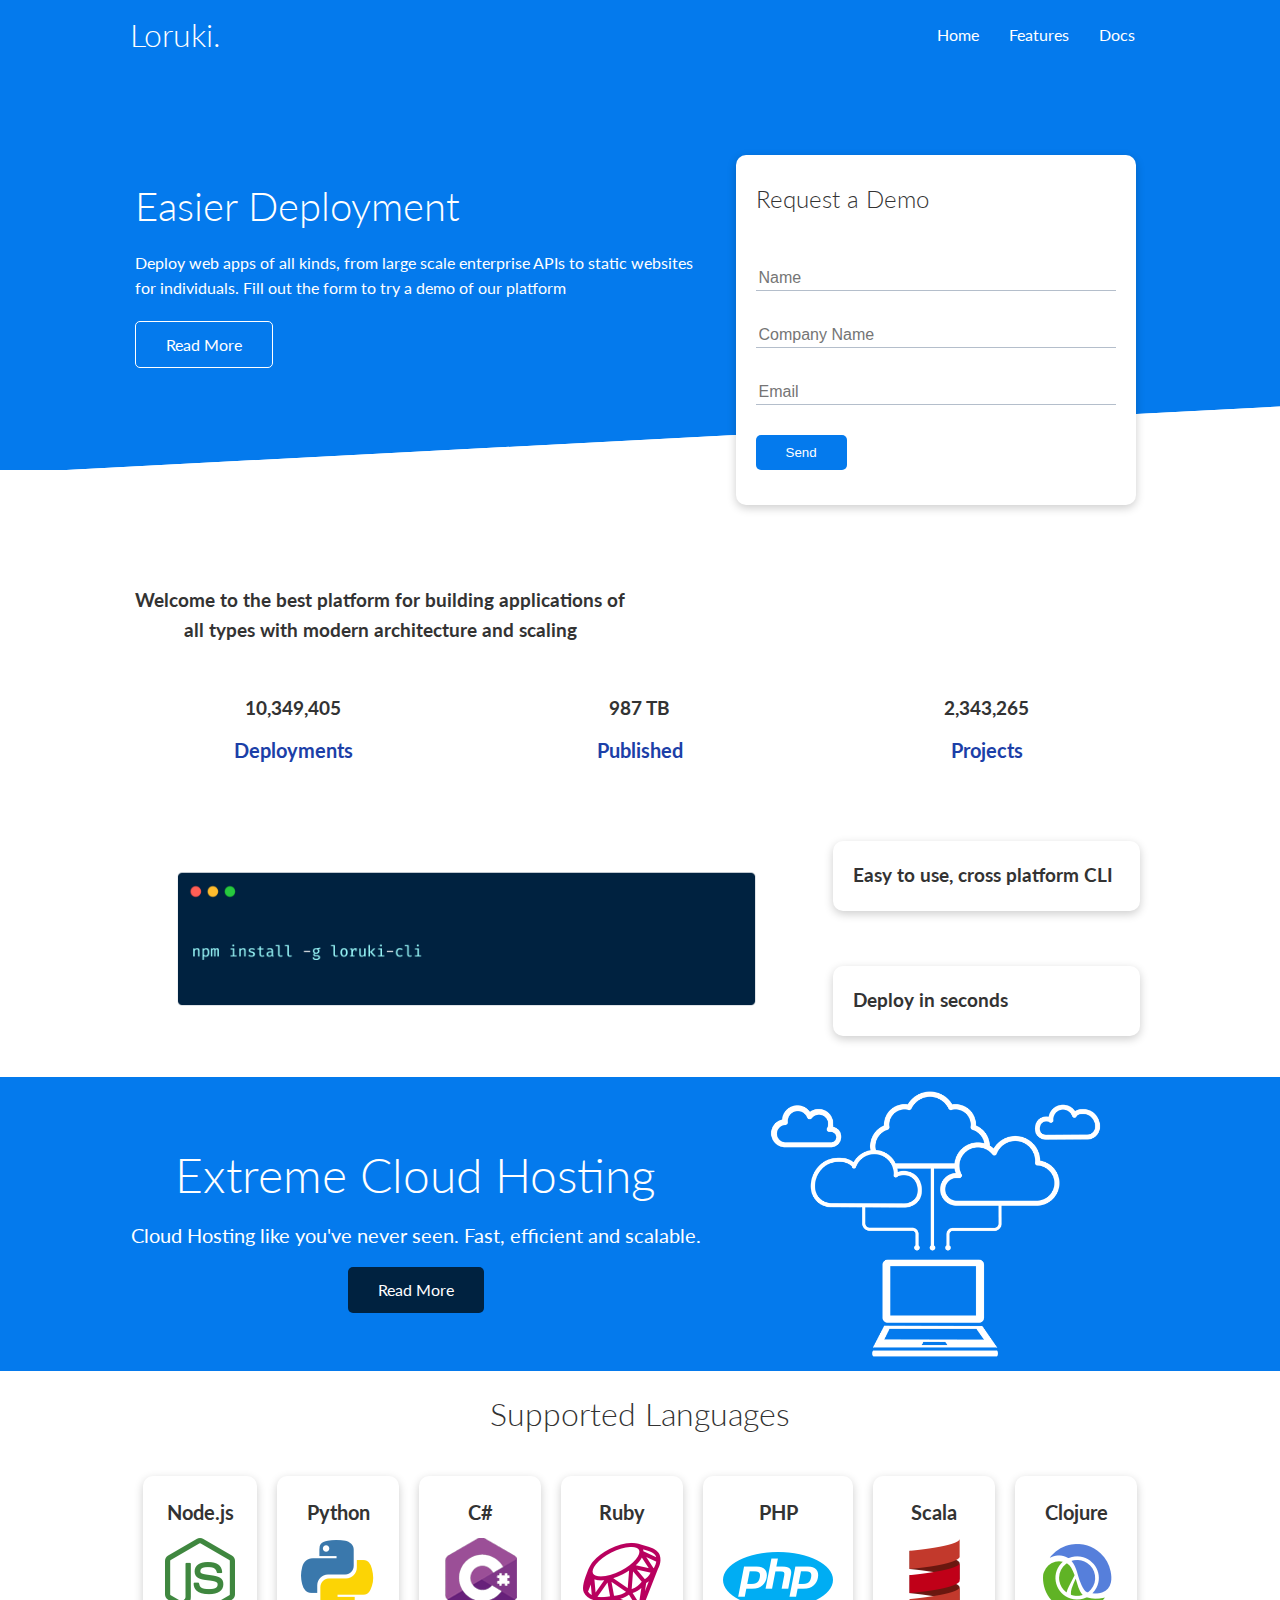
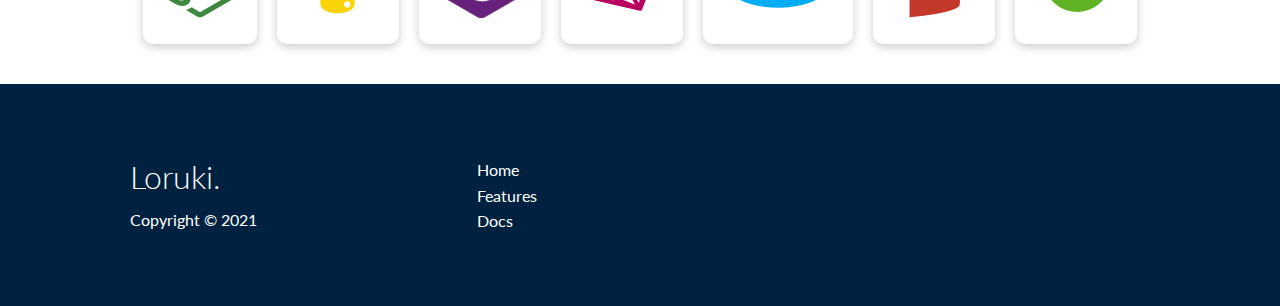
<file: index.html>
<!DOCTYPE html>
<html lang="en">
<head>
    <meta charset="UTF-8">
    <meta name="viewport" content="width=device-width, initial-scale=1.0">
    <title>Loruki | Cloud Hosting For Everyone</title>
    <link rel="stylesheet" href="https://cdnjs.cloudflare.com/ajax/libs/font-awesome/5.15.2/css/all.min.css"
        integrity="sha512-HK5fgLBL+xu6dm/Ii3z4xhlSUyZgTT9tuc/hSrtw6uzJOvgRr2a9jyxxT1ely+B+xFAmJKVSTbpM/CuL7qxO8w=="
        crossorigin="anonymous" />
    <link rel="stylesheet" href="styles.css">
</head>
<body>
    <!-- Navbar -->
    <div class="navbar">
        <div class="container flex">
            <h1 class="logo">Loruki.</h1>
            <nav>
                <ul>
                    <li><a href="index.html">Home</a></li>
                    <li><a href="features.html">Features</a></li>
                    <li><a href="docs.html">Docs</a></li>
                </ul>
            </nav>
        </div>
    </div>
    <!-- Showcase -->
    <section class="showcase">
        <div class="container grid">
            <div class="showcase-text">
                <h1>Easier Deployment</h1>
                <p>Deploy web apps of all kinds, from large scale enterprise APIs to static websites for individuals.
                    Fill out the form to try a demo of our platform</p>
                    <a href="features.html" class="btn btn-outline">Read More</a>
                </div>
                <div class="showcase-form card">
                    <h2>Request a Demo</h2>
                    <!-- Read form control below (adding required means the input will show that the informarion is required) -->
                    <form name="contact" method="POST" netlify-honeypot="bot-field" data-netlify="true">
                        <input type="hidden" name="form-name" value="contact">
                         <p class="hidden">
                             <label>Don’t fill this out if you’re human: <input name="bot-field" /></label>
                         </p>
                        <div class="form-control">
                            <input type="text" name="name" placeholder="Name" required>
                        </div>
                        <div class="form-control">
                            <input type="text" name="company" placeholder="Company Name" required>
                        </div>
                        <div class="form-control">
                            <input type="text" name="email" placeholder="Email" required>
                        </div>
                        <input type="submit" value="Send" class="btn btn-primary">
                    </form>
                </div>
        </div>
    </section>

    <!-- Stats -->
    <section class="stats">
        <div class="container">
            <h3 class="stats-heading text-center my-1">
                Welcome to the best platform for building applications of all types with modern architecture and scaling
            </h3>
            <div class="grid grid-3 text-center my-4">
                <div>
                    <i class="fas fa-server fa-3x"></i>
                    <h3>10,349,405</h3>
                    <p class="text-secondary">Deployments</p>
                </div>
                <div><i class="fas fa-upload fa-3x"></i>
                    <h3>987 TB</h3>
                    <p class="text-secondary">Published</p>
                </div>
                <div><i class="fas fa-project-diagram fa-3x"></i>
                    <h3>2,343,265</h3>
                    <p class="text-secondary">Projects</p>
                </div>
            </div>
        </div>
    </section>
    <!-- Cli -->
    <section class="cli">
        <div class="container grid">
            <img src="images\cli.png" alt="">
            <div class="card">
                <h3>Easy to use, cross platform CLI</h3>
            </div>
            <div class="card">
                <h3>Deploy in seconds</h3>
            </div>
        </div>
    </section>

    <!-- Cloud -->
    <section class="cloud bg-primary my-2 py-2">
        <div class="container grid">
            <div class="text-center">
                <h2 class="lg">Extreme Cloud Hosting</h2>
                <p class="lead my-1">Cloud Hosting like you've never seen. Fast, efficient and scalable.</p>
                <a href="features.html" class="btn btn-dark">Read More</a>
            </div>
            <img src="images\cloud.png" alt="">
        </div>
    </section>
    <!-- Languages -->
    <section class="languages">
        <h2 class="md text-center my-2">
            Supported Languages
        </h2>
        <div class="container flex">
            <div class="card">
                <h4>Node.js</h4>
                <img src="images\logos\node.png" alt="">
            </div>
            <div class="card">
                <h4>Python</h4>
                <img src="images\logos\python.png" alt="">
            </div>
            <div class="card">
                <h4>C#</h4>
                <img src="images\logos\csharp.png" alt="">
            </div>
            <div class="card">
                <h4>Ruby</h4>
                <img src="images\logos\ruby.png" alt="">
            </div>
            <div class="card">
                <h4>PHP</h4>
                <img src="images\logos\php.png" alt="">
            </div>
            <div class="card">
                <h4>Scala</h4>
                <img src="images\logos\scala.png" alt="">
            </div>
            <div class="card">
                <h4>Clojure</h4>
                <img src="images\logos\clojure.png" alt="">
            </div>
        </div>
    </section>
    <!-- Footer -->

    <footer class="footer bg-dark p-5">
        <div class="container grid grid-3">
            <div>
                <h1>Loruki.</h1>
                <p>Copyright &copy; 2021</p>
            </div>
            <nav>
                <ul>
                    <li><a href="index.html">Home</a></li>
                    <li><a href="features.html">Features</a></li>
                    <li><a href="docs.html">Docs</a></li>
                </ul>
            </nav>
            <div class="social">
                <a href="#"><i class="fab fa-github fa-2x"></i></a>
                <a href="#"><i class="fab fa-facebook fa-2x"></i></a>
                <a href="#"><i class="fab fa-instagram fa-2x"></i></a>
                <a href="#"><i class="fab fa-twitter fa-2x"></i></a>
            </div>
        </div>
    </footer>
</body>
</html>
</file>
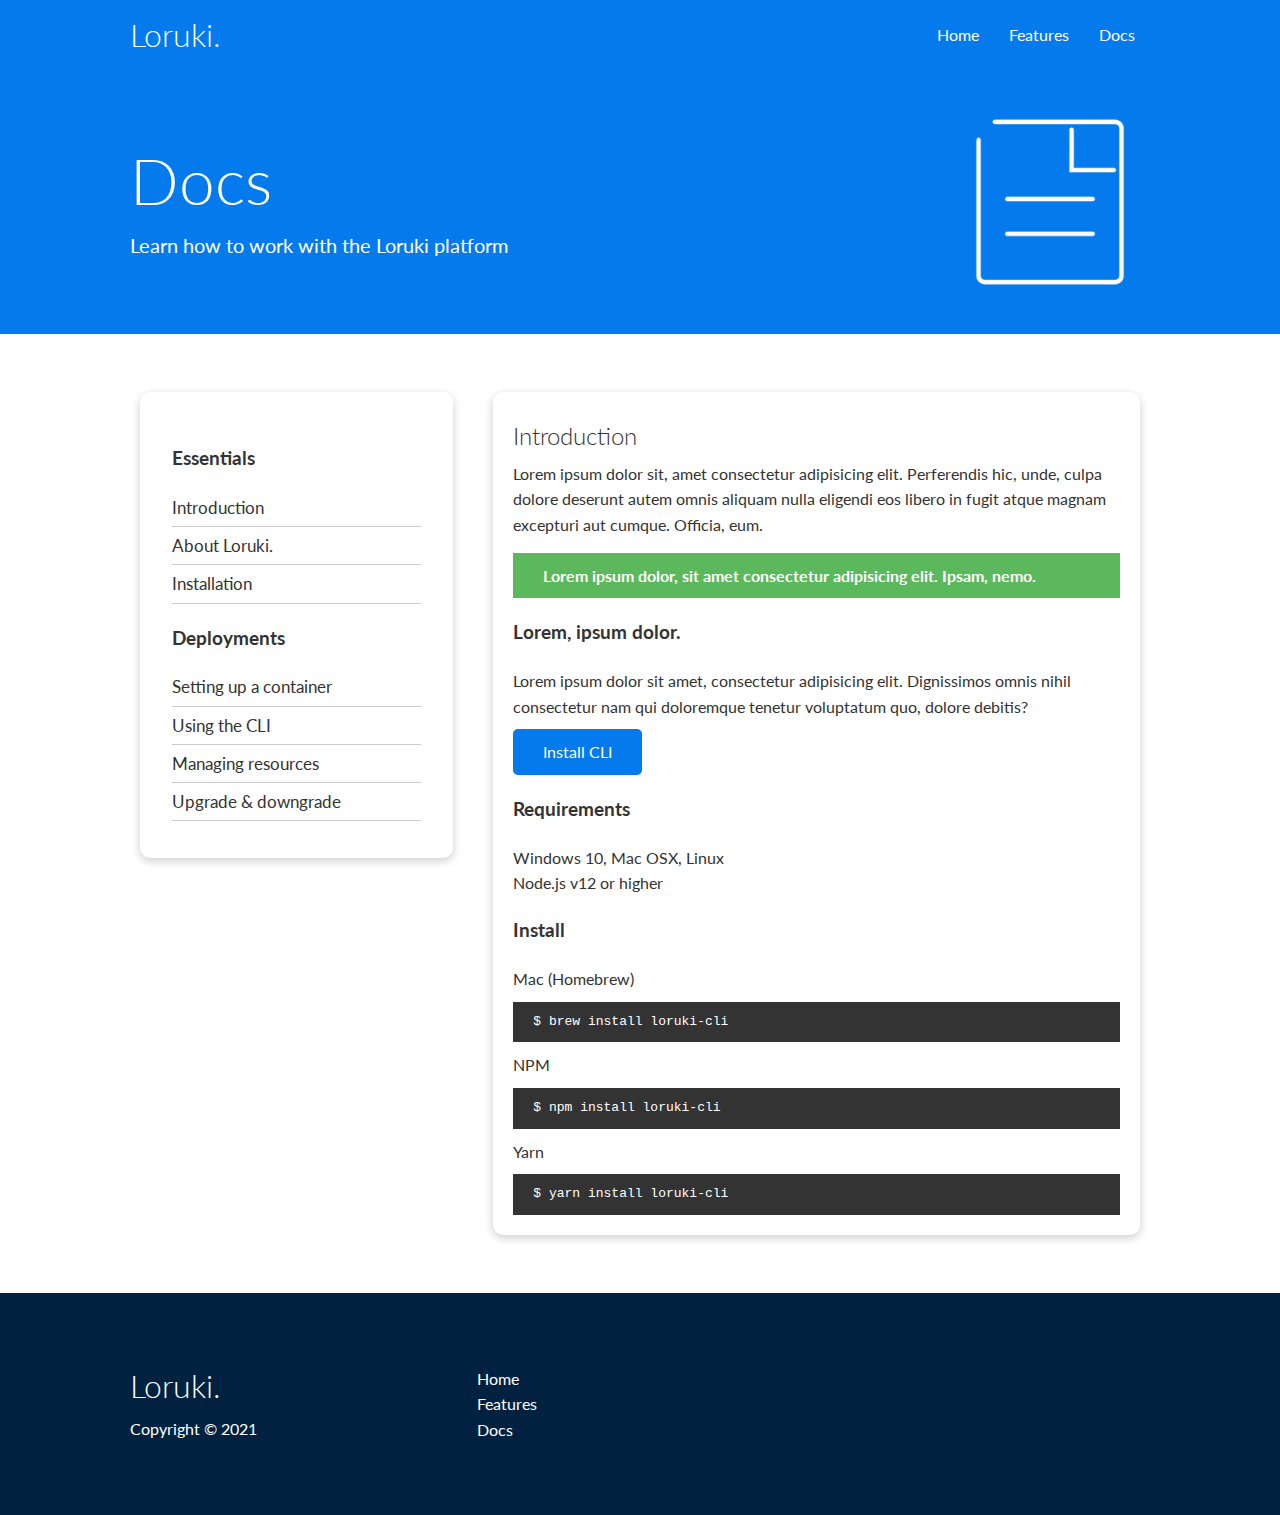
<file: docs.html>
<!DOCTYPE html>
<html lang="en">

<head>
    <meta charset="UTF-8">
    <meta name="viewport" content="width=device-width, initial-scale=1.0">
    <title>Loruki | Cloud Hosting For Everyone</title>
    <link rel="stylesheet" href="https://cdnjs.cloudflare.com/ajax/libs/font-awesome/5.15.2/css/all.min.css"
        integrity="sha512-HK5fgLBL+xu6dm/Ii3z4xhlSUyZgTT9tuc/hSrtw6uzJOvgRr2a9jyxxT1ely+B+xFAmJKVSTbpM/CuL7qxO8w=="
        crossorigin="anonymous" />
    <link rel="stylesheet" href="styles.css">
</head>

<body>
    <!-- Navbar -->
    <div class="navbar">
        <div class="container flex">
            <h1 class="logo">Loruki.</h1>
            <nav>
                <ul>
                    <li><a href="index.html">Home</a></li>
                    <li><a href="features.html">Features</a></li>
                    <li><a href="docs.html">Docs</a></li>
                </ul>
            </nav>
        </div>
    </div>

    <!-- Head -->
    <section class="docs-head bg-primary p-3">
        <div class="container grid">
            <div>
                <h1 class="xl">Docs</h1>
                <p class="lead">
                    Learn how to work with the Loruki platform
                </p>
            </div>
            <img src="images/docs.png" alt="">
        </div>
    </section>
    <!-- Docs Main -->
    <section class="docs-main my-4">
        <div class="container grid">
            <div class="card .showcase-text1 p-3">
                <h3 class="my-2">Essentials</h3>
                <nav>
                    <ul>
                        <li><a href="#">Introduction</a></li>
                        <li><a href="#">About Loruki.</a></li>
                        <li><a href="#">Installation</a></li>
                    </ul>
                </nav>
                 <h3 class="my-2">Deployments</h3>
                 <nav>
                     <ul>
                         <li><a href="#">Setting up a container</a></li>
                         <li><a href="#">Using the CLI</a></li>
                         <li><a href="#">Managing resources</a></li>
                         <li><a href="#">Upgrade & downgrade</a></li>
                     </ul>
                 </nav>
            </div>
            <div class="card">
                <h2>Introduction</h2>
                <p>Lorem ipsum dolor sit, amet consectetur adipisicing elit. Perferendis hic, unde, culpa dolore deserunt autem omnis aliquam nulla eligendi eos libero in fugit atque magnam excepturi aut cumque. Officia, eum.</p>
            <div class="alert alert-success">
                <i class="fas fa-info"></i>Lorem ipsum dolor, sit amet consectetur adipisicing elit. Ipsam, nemo.
            </div>
            <h3>Lorem, ipsum dolor.</h3>
            <p>Lorem ipsum dolor sit amet, consectetur adipisicing elit. Dignissimos omnis nihil consectetur nam qui doloremque tenetur voluptatum quo, dolore debitis?</p>
            <a href="" class="btn btn-primary">Install CLI</a>
            <h3>Requirements</h3>
            <ul>
                <li>Windows 10, Mac OSX, Linux</li>
                <li>Node.js v12 or higher</li>
            </ul>
            <h3>Install</h3>
            <p>Mac (Homebrew)</p>
            <!-- check out what is pre -->
            <pre><code>$ brew install loruki-cli</code></pre>
            <p>NPM</p>
            <pre><code>$ npm install loruki-cli</code></pre>
            <p>Yarn</p>
            <pre><code>$ yarn install loruki-cli</code></pre>
        </div>
        </div>
    </section>
    <!-- Footer -->
    <footer class="footer bg-dark p-5">
        <div class="container grid grid-3">
            <div>
                <h1>Loruki.</h1>
                <p>Copyright &copy; 2021</p>
            </div>
            <nav>
                <ul>
                    <li><a href="index.html">Home</a></li>
                    <li><a href="features.html">Features</a></li>
                    <li><a href="docs.html">Docs</a></li>
                </ul>
            </nav>
            <div class="social">
                <a href="#"><i class="fab fa-github fa-2x"></i></a>
                <a href="#"><i class="fab fa-facebook fa-2x"></i></a>
                <a href="#"><i class="fab fa-instagram fa-2x"></i></a>
                <a href="#"><i class="fab fa-twitter fa-2x"></i></a>
            </div>
        </div>
    </footer>
</body>

</html>
</file>
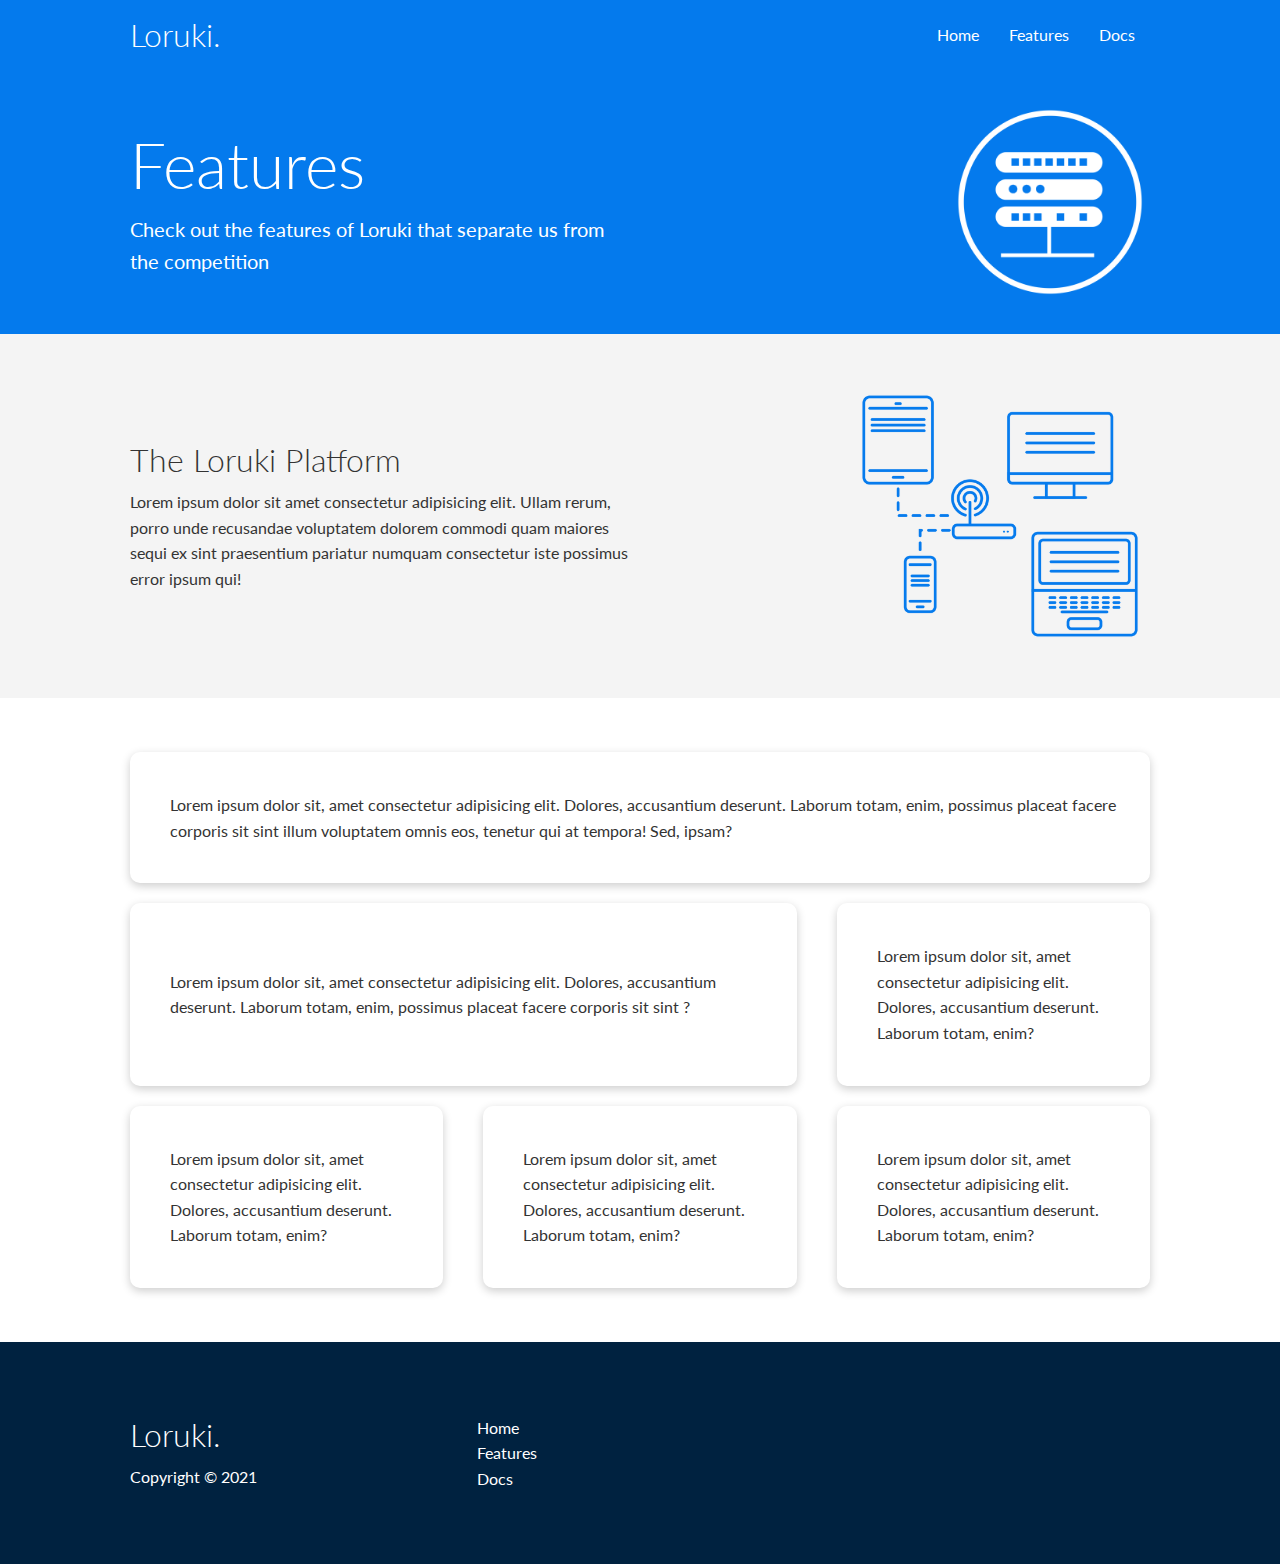
<file: features.html>
<!DOCTYPE html>
<html lang="en">

<head>
    <meta charset="UTF-8">
    <meta name="viewport" content="width=device-width, initial-scale=1.0">
    <title>Loruki | Cloud Hosting For Everyone</title>
    <link rel="stylesheet" href="https://cdnjs.cloudflare.com/ajax/libs/font-awesome/5.15.2/css/all.min.css"
        integrity="sha512-HK5fgLBL+xu6dm/Ii3z4xhlSUyZgTT9tuc/hSrtw6uzJOvgRr2a9jyxxT1ely+B+xFAmJKVSTbpM/CuL7qxO8w=="
        crossorigin="anonymous" />
    <link rel="stylesheet" href="styles.css">
</head>

<body>
    <!-- Navbar -->
    <div class="navbar">
        <div class="container flex">
            <h1 class="logo">Loruki.</h1>
            <nav>
                <ul>
                    <li><a href="index.html">Home</a></li>
                    <li><a href="features.html">Features</a></li>
                    <li><a href="docs.html">Docs</a></li>
                </ul>
            </nav>
        </div>
    </div>

    <!-- Head -->
    <section class="features-head bg-primary p-3">
        <div class="container grid">
            <div>
                <h1 class="xl">Features</h1>
                <p class="lead">
                    Check out the features of Loruki that separate us from the competition
                </p>
            </div>
            <img src="images/server.png" alt="">
        </div>
    </section>

    <!-- Sub head -->
    <section class="features-sub-head bg-light p-3">
        <div class="container grid">
            <div class="showcase-text1">
                <h1 class="md">The Loruki Platform</h1>
                <p>
                    Lorem ipsum dolor sit amet consectetur adipisicing elit. Ullam rerum, porro unde recusandae voluptatem dolorem commodi quam maiores sequi ex sint praesentium pariatur numquam consectetur iste possimus error ipsum qui!
                </p>
            </div>
            <img src="images\server2.png" alt="">
        </div>
    </section>

    <section class="features-main my-2">
        <div class="container grid grid-3">
            <div class="card flex">
                <i class="fas fa-server fa-3x"></i>
                <p>Lorem ipsum dolor sit, amet consectetur adipisicing elit. Dolores, accusantium deserunt. Laborum totam, enim, possimus placeat facere corporis sit sint illum voluptatem omnis eos, tenetur qui at tempora! Sed, ipsam?</p>
            </div>
            <div class="card flex">
                <i class="fas fa-database fa-3x"></i>
                <p>Lorem ipsum dolor sit, amet consectetur adipisicing elit. Dolores, accusantium deserunt. Laborum
                    totam, enim, possimus placeat facere corporis sit sint ?</p>
            </div>
            <div class="card flex">
                <i class="fas fa-upload fa-3x"></i>
                <p>Lorem ipsum dolor sit, amet consectetur adipisicing elit. Dolores, accusantium deserunt. Laborum
                    totam, enim?</p>
            </div>
            <div class="card flex">
                <i class="fas fa-power-off fa-3x"></i>
                <p>Lorem ipsum dolor sit, amet consectetur adipisicing elit. Dolores, accusantium deserunt. Laborum
                    totam, enim?</p>
            </div>
            <div class="card flex">
                <i class="fas fa-laptop-code fa-3x"></i>
                <p>Lorem ipsum dolor sit, amet consectetur adipisicing elit. Dolores, accusantium deserunt. Laborum
                    totam, enim?</p>
            </div>
            <div class="card flex">
                <i class="fas fa-network-wired fa-3x"></i>
                <p>Lorem ipsum dolor sit, amet consectetur adipisicing elit. Dolores, accusantium deserunt. Laborum
                    totam, enim?</p>
            </div>
        </div>
    </section>
    <!-- Footer -->

    <footer class="footer bg-dark p-5">
        <div class="container grid grid-3">
            <div>
                <h1>Loruki.</h1>
                <p>Copyright &copy; 2021</p>
            </div>
            <nav>
                <ul>
                    <li><a href="index.html">Home</a></li>
                    <li><a href="features.html">Features</a></li>
                    <li><a href="docs.html">Docs</a></li>
                </ul>
            </nav>
            <div class="social">
                <a href="#"><i class="fab fa-github fa-2x"></i></a>
                <a href="#"><i class="fab fa-facebook fa-2x"></i></a>
                <a href="#"><i class="fab fa-instagram fa-2x"></i></a>
                <a href="#"><i class="fab fa-twitter fa-2x"></i></a>
            </div>
        </div>
    </footer>
</body>

</html>
</file>
<file: styles.css>
@import url('https://fonts.googleapis.com/css2?family=Lato:wght@300&display=swap');

/* Read more about the root below. You can creae a color variable */
:root {
    --primary-color:#047aed;
    --secondary-color: #1c3fa8;
    --dark-color: #002240;
    --light-color: #f4f4f4;
    --success-color: #5cb85c;
    --error-color: #d9534f;
}

*{
    box-sizing: border-box;
    padding: 0;
    margin: 0;
}

body {
    font-family: 'Lato', sans-serif;
    color: #333;
    line-height: 1.6;
}

ul {
    list-style-type: none;
}

a {
    text-decoration: none;
    color: #333;
}

h1, h2 {
    font-weight: 300;
    line-height: 1.2;
    margin: 10px 0;
}

p {
    margin: 10px 0;
}

img {
    width: 100%;  /* if you write the widht in percentage, it will keep the size of its container */
}

.showcase-text1 {
     color: #333;
}

code, pre {
    background: #333;
    color: #fff;
    padding: 10px;
}

.hidden {
    visibility: hidden;
    height: 0;
}

/* Navbar */

.navbar {
    background-color: var(--primary-color);
    color: #fff;
    height: 70px;
}

.navbar ul {
    display: flex;
}

.navbar a {
    color: #fff;
    padding: 10px;
    margin: 0 5px;
}

.navbar a:hover {
    border-bottom: 2px #fff solid;
}

.navbar .flex {
    justify-content: space-between;
}

/* Showcase */
.showcase {
    height: 400px;
    background-color: var(--primary-color);
    color: #fff;
    position: relative;

}

.showcase h1 {
    font-size: 40px;

}

.showcase p{
    margin: 20px 0;
}

.showcase .grid {
    overflow: visible; /*Overflow visible will help to go out from the scrollbar and show it on top of the container.*/
    grid-template-columns: 55% auto;
    gap: 30px;
}

/* Learn the animations */
.showcase-text {
    animation: slideInFromLeft 1s ease-in;
}

.showcase-form {
    position: relative;
    top: 60px;
    height: 350px;
    width: 400px;
    padding: 40px;
    z-index: 100;
    justify-self: flex-end;  /*Check this out */
    animation: slideInFromRight 1s ease-in;
}

.showcase-form .form-control {
    margin: 30px 0;
}

.showcase-form input[type='text'],
.showcase-form input[type='email'] {
    border: 0;
    border-bottom: 1px solid #b4becb;
    width: 100%;
    padding: 3px;
    font-size: 16px;
}

.showcase-form input:focus {
    outline: none;  /*It helps to get rid of a outline border while typing*/
}

/* Skewed Area check on Youtube again */
.showcase::before,.showcase::after {
    content: '';
    position: absolute;
    height: 100px;
    bottom: -70px;
    right: 0;
    left: 0;
    background: #fff;
    transform: skewY(-3deg);
    /* You put webkits for other browsers */
    -webkit-transform: skewY(-3deg);
    -moz-transform: skewY(-3deg);
    -ms-transform: skewY(-3deg);
}

/* Stats */
.stats {
    padding-top: 100px;
    animation: slideInFromBottom 1s ease-in;
}

.stats-heading {
    max-width: 500px;
    margin: auto;
}

.stats grid h3 {
    font-size: 35px;
}

.stats .grid p {
    font-size: 20px;
    font-weight: bold;
}

/* Cli */
.cli .grid {
    grid-template-columns: repeat(3, 1fr);
    grid-template-rows: repeat(2, 1fr);
}

.cli .grid > *:first-child {  
    grid-column: 1 / span 2;    /* Read grid */
    grid-row: 1 / span 2;
}

/* Cloud */
.cloud .grid {
    grid-template-columns: 4fr 3fr;
}

/* Languages */
.languages .flex {
     flex-wrap: wrap;  /*It helps to be responsive.*/
}

.languages .card{
    text-align: center;
    margin: 18px 10px 40px;
    transition: transform 0.2s ease-in; /*Transition effect makes the node js python and other icons move up-down swiftly.*/
}

.languages .card h4 {
    font-size: 20px;
    margin-bottom: 10px;
}

.languages .card:hover {
    transform: translateY(-15px); /*Y will make it to go up and down and if you put plus then it will go down. Minus will make it go up*/
}
/* Utilities */

.container {
    max-width: 1100px;
    margin: 0 auto;
    overflow: auto; /*It helps to cover the background color with the whole container erasing the margins of the h1*/
    padding: 0 40px;
}

.card {
    background-color: #fff;
    color: #333;
    border-radius: 10px;
    box-shadow: 0 3px 10px rgba(0,0,0,0.2);
    padding: 20px;
    margin: 10px;
}

.btn {
    display: inline-block;
    padding: 10px 30px;
    cursor: pointer;
    background: var(--primary-color);
    color: #fff;
    border: none;
    border-radius: 5px;

}

.btn-outline {
    background-color: transparent; /*If you add transparent it will look more futuristic with only borders*/
    border: 1px #fff solid;
}

.btn:hover{
     transform: scale(0.98);  /* 1 is default. Check this out */
}

/* Backgrounds & colored buttons */

.bg-primary, .btn-primary {
    background-color: var(--primary-color);
    color: #fff;
}

.bg-secondary,
.btn-secondary {
    background-color: var(--secondary-color);
    color: #fff;
}

.bg-dark,
.btn-dark {
    background-color: var(--dark-color);
    color: #fff;
}

.bg-light,
.btn-light {
    background-color: var(--light-color);
    color: #fff;
}

.bg-primary a,
.btn-primary a,
.bg-secondary a,
.btn-secondary a,
.bg-dark a,
.btn-dark a,
.bg-light a,
.btn-light a{
    color: #fff;
}

/* Text Colors */
.text-primary {
    color: var(--primary-color);
}

.text-secondary {
    color: var(--secondary-color);
}

.text-dark{
    color: var(--dark-color);
}

.text-light {
    color: var(--light-color);
}

/* Text sizes */
.lead {
    font-size: 20px;
}

.sm {
    font-size: 1rem;
}

.md {
    font-size: 2rem;
}

.lg {
    font-size: 3rem;
}

.xl {
    font-size: 4rem;
}

.lead {
    font-size: 20px;
}

.text-center {
    text-align: center;
}

/* Alert */

.alert {
    background-color: var(--light-color);
    padding: 10px 20px;
    font-weight: bold;
    margin: 15px 0;
}

.alert i {
    margin-right: 10px;
}

.alert-success {
    background-color: var(--success-color);
    color: #fff;
}

.alert-error {
    background-color: var(--error-color);
    color: #fff;
}

.flex {
    display: flex;
    justify-content: center;
    align-items: center;
    height: 100%;
}

        /* Read about grid more */

.grid {
    display: grid;
    grid-template-columns: repeat(2, 1fr);
    gap: 20px;
    justify-content: center;
    align-items: center;
    height: 100%;
}

.grid-3{
    grid-template-columns: repeat(3, 1fr);
}


/* Margin */

.my-1 {
    margin: 1rem 0;
}

.my-2 {
    margin: 1.5rem 0;
}

.my-3 {
    margin: 2rem 0;
}

.my-4 {
    margin: 3rem 0;
}

.my-5 {
    margin: 4rem 0;
}

.m-1 {
    margin: 1rem ;
}

.m-2 {
    margin: 1.5rem ;
}

.m-3 {
    margin: 2rem ;
}

.m-4 {
    margin: 3rem ;
}

.m-5 {
    margin: 4rem ;
}

/* Padding  When you want to change the several objects at the same time use ctrl + d */

.py-1 {
    margin: 1rem 0;
}

.py-2 {
    margin: 1.5rem 0;
}

.py-3 {
    margin: 2rem 0;
}

.py-4 {
    margin: 3rem 0;
}

.py-5 {
    margin: 4rem 0;
}

.p-1 {
    padding: 1rem;
}

.p-2 {
    padding: 1.5rem;
}

.p-3 {
    padding: 2rem;
}

.p-4 {
    padding: 3rem;
}

.p-5 {
    padding: 4rem;
}

/* Features */
.features-head img,
.docs-head img {
    width: 200px;
    justify-self: flex-end;
}

.features-sub-head img {
    width: 300px;
    justify-self: flex-end;
 }

.features-main .card > i {
    margin-right: 20px;
}

.features-main .grid {
    padding: 30px;

}

/* Docs */
.docs-main h3 {
    margin: 20px 0;
}

.docs-main .grid{
    grid-template-columns: 1fr 2fr;
     align-items: flex-start;  /*Read about the flex start end and align items*/
}

.docs-main nav li {
    font-size: 17px;
    padding-bottom: 5px;
    margin-bottom: 5px;
    border-bottom: 1px #ccc solid;
}

.docs-main a:hover {
    font-weight: bold;
}


/* Read grid */
.features-main .grid > *:first-child {
    grid-column: 1 / span 3;
}

.features-main .grid>*:nth-child(2) {
    grid-column: 1 / span 2;
}

/* Footer */

.footer .social a {
    margin: 0 10px;
}

/* Animations  Learn about the keyframes */
@keyframes slideInFromLeft {
    0% {
        transform: translateX(-100%);
    }

    100% {
        transform: translateX(0);
    }
}

@keyframes slideInFromRight {
    0% {
        transform: translateX(100%);
    }

    100% {
        transform: translateX(0);
    }
}

@keyframes slideInFromTop {
    0% {
        transform: translateY(-100%);
    }

    100% {
        transform: translateY(0);
    }
}

@keyframes slideInFromBottom {
    0% {
        transform: translateY(100%);
    }

    100% {
        transform: translateY(0);
    }
}

/* Tablets and under */
@media(max-width: 768px) {
    .grid,
    .showcase .grid,
    .stats .grid,
    .cli .grid,
    .cloud .grid, 
    .features-main .grid,
    .docs-main .grid {
        grid-template-columns: 1fr;
        grid-template-rows: 1fr;
    }
    .showcase {
        height: auto;
    }

    .showcase-text {
        text-align: center;
        margin-top: 40px;
        animation: slideInFromTop 1s ease-in;
    }
    .showcase-form {
        justify-self: center;
        margin: auto;
        animation: slideInFromBottom 1s ease-in;
    }
    .cli .grid>*:first-child {
        grid-column: 1;
        /* Read grid */
        grid-row: 1;
    }
    .features-head,
    .features-sub-head,
    .docs-head {
        text-align: center;
    }
    .features-head img,
    .features-sub-head img,
    .docs-head img{
        justify-self: center; /*Centered images*/
    }

    .features-main .grid > *:first-child,
    .features-main .grid > *:nth-child(2) {
        grid-column: 1;
    }
}

/* Mobila */
@media(max-width: 500px){
    .navbar {
        height: 110px;
    }
    .navbar .flex {
        flex-direction: column;
    }
    .navbar ul {
        padding: 10px;
        background-color:rgba(0,0,0,0.1);
    }
}
</file>
